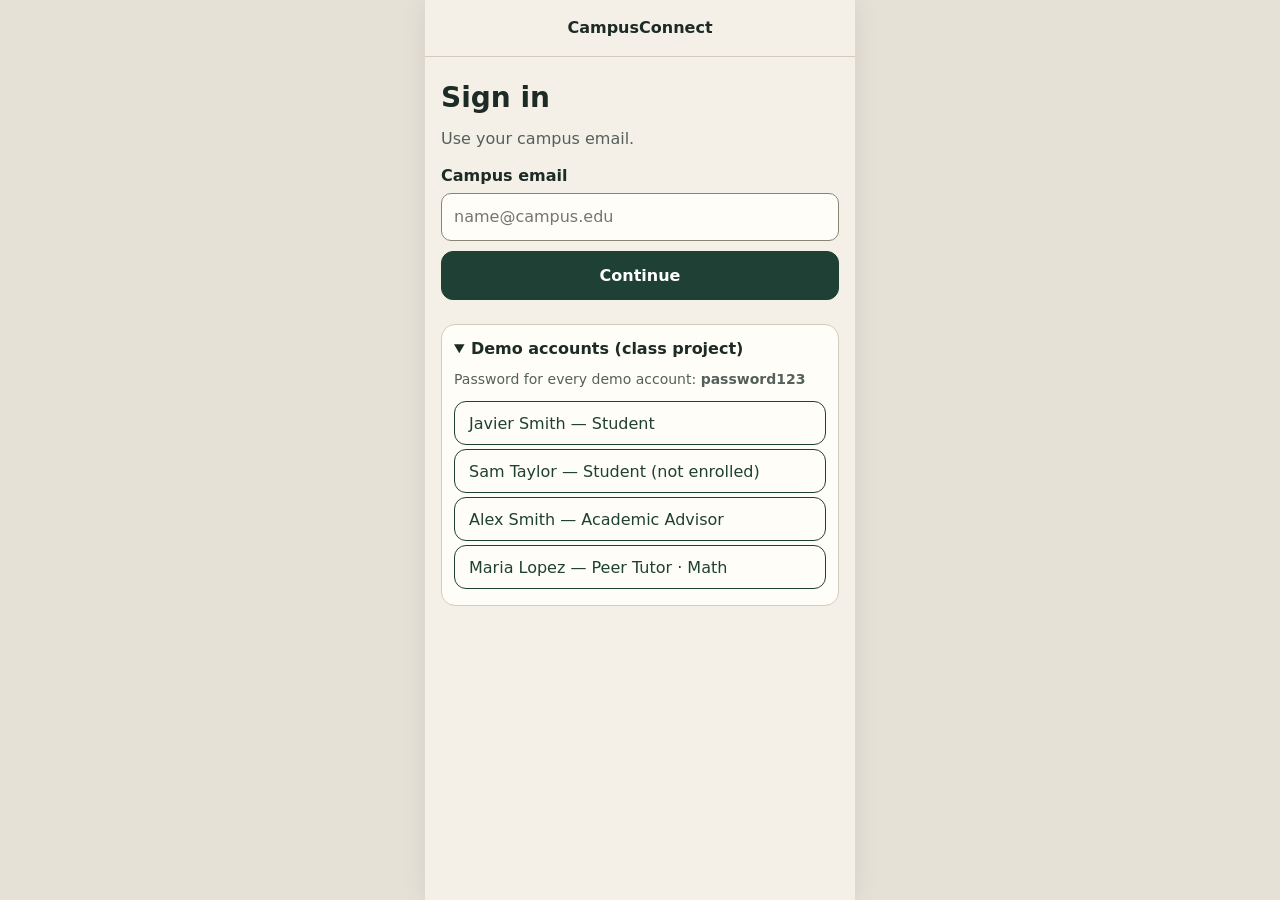
<file: index.html>
<!doctype html>
<html lang="en">
<head>
  <meta charset="utf-8">
  <meta name="viewport" content="width=device-width, initial-scale=1">
  <title>CampusConnect</title>
  <link rel="stylesheet" href="css/style.css">
</head>
<body>
  <div id="app"></div>
  <noscript>CampusConnect needs JavaScript to run.</noscript>

  <!-- Order matters: data and logic first, screens next, main.js last. -->
  <script src="js/data.js"></script>
  <script src="js/helpers.js"></script>
  <script src="js/storage.js"></script>
  <script src="js/notifications.js"></script>
  <script src="js/auth.js"></script>
  <script src="js/appointments.js"></script>
  <script src="js/facilities.js"></script>
  <script src="js/views-common.js"></script>
  <script src="js/views-auth.js"></script>
  <script src="js/views-appointments.js"></script>
  <script src="js/views-facilities.js"></script>
  <script src="js/main.js"></script>
</body>
</html>
</file>
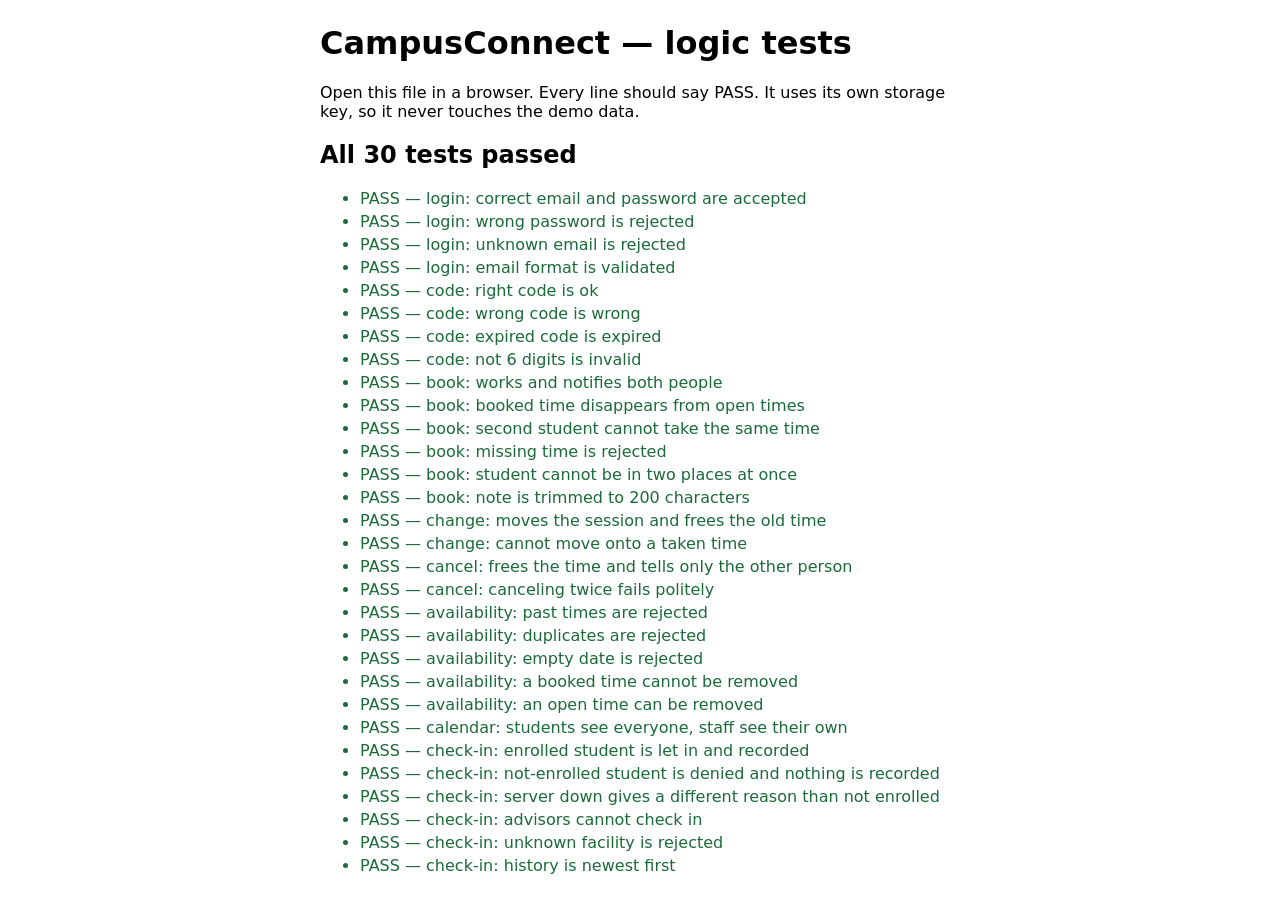
<file: tests.html>
<!doctype html>
<html lang="en">
<head>
  <meta charset="utf-8">
  <meta name="viewport" content="width=device-width, initial-scale=1">
  <title>CampusConnect — logic tests</title>
  <style>
    body { font-family: system-ui, sans-serif; max-width: 640px; margin: 24px auto; padding: 0 16px; }
    .pass { color: #1b6b3a; } .fail { color: #a11; font-weight: bold; }
    li { margin: 4px 0; }
  </style>
</head>
<body>
  <h1>CampusConnect — logic tests</h1>
  <p>Open this file in a browser. Every line should say PASS. It uses its own storage key, so it never touches the demo data.</p>
  <h2 id="summary"></h2>
  <ul id="results"></ul>

  <script src="js/data.js"></script>
  <script src="js/helpers.js"></script>
  <script src="js/storage.js"></script>
  <script src="js/notifications.js"></script>
  <script src="js/auth.js"></script>
  <script src="js/appointments.js"></script>
  <script src="js/facilities.js"></script>
  <script>
    dbKey = 'campusconnect_TEST_db'; // separate storage so tests never touch the real demo data

    const outcomes = [];
    function test(title, body) {
      resetDemoData();
      try { body(); outcomes.push([true, title]); }
      catch (error) { outcomes.push([false, title + ' — ' + error.message]); }
    }
    function expect(condition, message) { if (!condition) throw new Error(message || 'expected true'); }

    const javier = findUser('s1'), sam = findUser('s2'), alex = findUser('a1'), maria = findUser('t1');
    const day = () => freeDates('a1')[1];   // a day that certainly has open times
    const time = () => freeSlots('a1', day())[0];

    // ----- Login -----
    test('login: correct email and password are accepted', () => expect(checkCredentials('JAVIER@campus.edu ', DEMO_PASSWORD) === javier));
    test('login: wrong password is rejected', () => expect(checkCredentials('javier@campus.edu', 'nope') === null));
    test('login: unknown email is rejected', () => expect(checkCredentials('who@campus.edu', DEMO_PASSWORD) === null));
    test('login: email format is validated', () => expect(isValidEmail('a@b.co') && !isValidEmail('not-an-email')));
    test('code: right code is ok', () => expect(checkVerificationCode('123456', { code: '123456', expiresAt: Date.now() + 1000 }) === 'ok'));
    test('code: wrong code is wrong', () => expect(checkVerificationCode('654321', { code: '123456', expiresAt: Date.now() + 1000 }) === 'wrong'));
    test('code: expired code is expired', () => expect(checkVerificationCode('123456', { code: '123456', expiresAt: Date.now() - 1 }) === 'expired'));
    test('code: not 6 digits is invalid', () => expect(checkVerificationCode('12ab', null) === 'invalid'));

    // ----- Feature A: appointments -----
    test('book: works and notifies both people', () => {
      const result = bookAppointment('s1', 'a1', day(), time(), 'Hello');
      expect(result.ok, 'booking failed');
      expect(notificationsFor('s1').length === 1 && notificationsFor('a1').length === 1, 'both should be notified');
    });
    test('book: booked time disappears from open times', () => {
      const t = time();
      bookAppointment('s1', 'a1', day(), t, '');
      expect(!freeSlots('a1', day()).includes(t));
    });
    test('book: second student cannot take the same time', () => {
      const t = time();
      bookAppointment('s1', 'a1', day(), t, '');
      const second = bookAppointment('s2', 'a1', day(), t, '');
      expect(!second.ok && second.reason === 'taken', 'should be taken');
    });
    test('book: missing time is rejected', () => expect(bookAppointment('s1', 'a1', day(), '', '').reason === 'missing'));
    test('book: student cannot be in two places at once', () => {
      const d = day(), t = time();
      addAvailability('t1', d, t);
      bookAppointment('s1', 'a1', d, t, '');
      expect(bookAppointment('s1', 't1', d, t, '').reason === 'busy');
    });
    test('book: note is trimmed to 200 characters', () => {
      const result = bookAppointment('s1', 'a1', day(), time(), 'x'.repeat(500));
      expect(result.appointment.note.length === 200);
    });
    test('change: moves the session and frees the old time', () => {
      const d = day(), [first, second] = freeSlots('a1', d);
      const booked = bookAppointment('s1', 'a1', d, first, '').appointment;
      expect(rescheduleAppointment(booked.id, d, second).ok, 'reschedule failed');
      expect(freeSlots('a1', d).includes(first), 'old time should be free again');
    });
    test('change: cannot move onto a taken time', () => {
      const d = day(), [first, second] = freeSlots('a1', d);
      const mine = bookAppointment('s1', 'a1', d, first, '').appointment;
      bookAppointment('s2', 'a1', d, second, '');
      expect(rescheduleAppointment(mine.id, d, second).reason === 'taken');
    });
    test('cancel: frees the time and tells only the other person', () => {
      const t = time();
      const booked = bookAppointment('s1', 'a1', day(), t, '').appointment;
      const before = notificationsFor('s1').length;
      expect(cancelAppointment(booked.id, javier).ok, 'cancel failed');
      expect(freeSlots('a1', day()).includes(t), 'time should be free');
      expect(notificationsFor('s1').length === before, 'canceller should not get an alert');
      expect(notificationsFor('a1').length === 2, 'advisor should be told');
    });
    test('cancel: canceling twice fails politely', () => {
      const booked = bookAppointment('s1', 'a1', day(), time(), '').appointment;
      cancelAppointment(booked.id, javier);
      expect(cancelAppointment(booked.id, javier).reason === 'gone');
    });
    test('availability: past times are rejected', () => expect(addAvailability('a1', '2020-01-01', '10:00').reason === 'past'));
    test('availability: duplicates are rejected', () => expect(addAvailability('a1', day(), time()).reason === 'duplicate'));
    test('availability: empty date is rejected', () => expect(addAvailability('a1', '', '10:00').reason === 'missing'));
    test('availability: a booked time cannot be removed', () => {
      const d = day(), t = time();
      bookAppointment('s1', 'a1', d, t, '');
      const slot = db.availability.find(s => s.staffId === 'a1' && s.date === d && s.time === t);
      expect(removeAvailability(slot.id).reason === 'booked');
    });
    test('availability: an open time can be removed', () => {
      const slot = db.availability.find(s => s.staffId === 'a1' && s.date === day() && s.time === time());
      expect(removeAvailability(slot.id).ok && !freeSlots('a1', day()).includes(slot.time));
    });
    test('calendar: students see everyone, staff see their own', () => {
      expect(openTimesOn(javier, day()).length === 2, 'student should see 2 people');
      expect(openTimesOn(alex, day()).length === 1, 'advisor should see only self');
    });

    // ----- Feature B: facility check-in -----
    test('check-in: enrolled student is let in and recorded', () => {
      const result = checkIn(javier, 'ballston', true);
      expect(result.ok && entriesFor('s1').length === 1);
    });
    test('check-in: not-enrolled student is denied and nothing is recorded', () => {
      const result = checkIn(sam, 'ballston', true);
      expect(result.reason === 'not_enrolled' && entriesFor('s2').length === 0);
    });
    test('check-in: server down gives a different reason than not enrolled', () => expect(checkIn(javier, 'ballston', false).reason === 'server'));
    test('check-in: advisors cannot check in', () => expect(checkIn(alex, 'ballston', true).reason === 'role'));
    test('check-in: unknown facility is rejected', () => expect(checkIn(javier, 'nowhere', true).reason === 'unknown'));
    test('check-in: history is newest first', () => {
      checkIn(javier, 'library', true);
      checkIn(javier, 'rec', true);
      expect(entriesFor('s1')[0].facilityId === 'rec');
    });

    resetDemoData();
    const failed = outcomes.filter(o => !o[0]).length;
    document.getElementById('summary').textContent = failed ? failed + ' FAILED' : 'All ' + outcomes.length + ' tests passed';
    document.getElementById('results').innerHTML = outcomes
      .map(([ok, title]) => `<li class="${ok ? 'pass' : 'fail'}">${ok ? 'PASS' : 'FAIL'} — ${title}</li>`).join('');
  </script>
</body>
</html>
</file>
<file: css/style.css>
/* CampusConnect — mobile-first styles. Colors chosen for good contrast (WCAG AA). */

:root {
  --bg: #f4f0e8;
  --card: #fffdf8;
  --text: #1c2b25;
  --muted: #55605a;
  --line: #d3ccbc;
  --primary: #1f4034;
  --on-primary: #ffffff;
  --soft: #dcebe3;
  --danger: #8c3b24;
  --danger-soft: #f8e3da;
  --danger-text: #7a2a12;
  --focus: #0b5cd5;
}

* { box-sizing: border-box; }

body {
  margin: 0;
  background: #e6e1d6;
  color: var(--text);
  font-family: system-ui, -apple-system, "Segoe UI", Roboto, Helvetica, Arial, sans-serif;
  font-size: 1rem;
  line-height: 1.45;
}

#app {
  max-width: 430px;
  min-height: 100vh;
  margin: 0 auto;
  background: var(--bg);
  display: flex;
  flex-direction: column;
  box-shadow: 0 0 24px rgba(0, 0, 0, 0.08);
}

:focus-visible { outline: 3px solid var(--focus); outline-offset: 2px; }
h1:focus { outline: none; }

/* ----- Top bar and tab bar ----- */
.topbar {
  position: sticky; top: 0; z-index: 5;
  display: flex; align-items: center; justify-content: space-between;
  padding: 4px 8px; background: var(--bg); border-bottom: 1px solid var(--line);
}
.topbar-title { font-weight: 600; }
.icon-btn {
  width: 48px; height: 48px; display: inline-flex; align-items: center; justify-content: center;
  background: none; border: 0; color: var(--text); border-radius: 12px; cursor: pointer;
}
.screen { flex: 1; padding: 16px 16px 24px; }

.tabbar {
  position: sticky; bottom: 0; z-index: 5; display: flex;
  background: var(--card); border-top: 1px solid var(--line);
}
.tab {
  position: relative; flex: 1; min-height: 56px; padding: 6px 2px;
  display: flex; flex-direction: column; align-items: center; justify-content: center; gap: 2px;
  background: none; border: 0; color: var(--muted); font-size: 0.75rem; cursor: pointer;
}
.tab.active { color: var(--primary); font-weight: 700; }
.badge-dot {
  position: absolute; top: 2px; left: 55%; min-width: 18px; height: 18px; padding: 0 4px;
  border-radius: 9px; background: var(--danger); color: #fff; font-size: 0.7rem; line-height: 18px; text-align: center;
}

.icon { width: 24px; height: 24px; fill: none; stroke: currentColor; stroke-width: 2; stroke-linecap: round; stroke-linejoin: round; }

/* ----- Text ----- */
h1 { font-size: 1.75rem; line-height: 1.2; margin: 8px 0 12px; font-weight: 600; }
h2 { font-size: 1.1rem; margin: 22px 0 8px; }
p { margin: 0 0 12px; }
.muted { color: var(--muted); }
.small { font-size: 0.875rem; }
.eyebrow { color: var(--muted); font-size: 0.875rem; text-transform: uppercase; letter-spacing: 0.04em; margin: 4px 0 0; }

/* ----- Buttons ----- */
.btn {
  display: block; width: 100%; min-height: 48px; margin: 10px 0; padding: 12px 16px;
  border-radius: 12px; border: 1px solid var(--primary); font: inherit; font-weight: 600; cursor: pointer;
  background: var(--card); color: var(--primary);
}
.btn-primary { background: var(--primary); color: var(--on-primary); }
.btn-secondary { background: var(--card); color: var(--primary); }
.btn-danger { background: var(--danger); border-color: var(--danger); color: #fff; }
.btn-small { display: inline-block; width: auto; min-height: 44px; margin: 4px 0; padding: 8px 14px; }
.demo .btn-small { display: block; width: 100%; text-align: left; font-weight: 500; }

.grid-2 { display: grid; grid-template-columns: 1fr 1fr; gap: 12px; margin: 16px 0; }
.tile {
  min-height: 96px; display: flex; flex-direction: column; justify-content: flex-end; gap: 8px; text-align: left;
  padding: 14px; border-radius: 16px; border: 0; background: var(--primary); color: var(--on-primary); font: inherit; font-weight: 600; cursor: pointer;
}

/* ----- Cards, rows, badges ----- */
.card {
  display: flex; flex-direction: column; gap: 2px; margin: 10px 0; padding: 14px;
  background: var(--card); border: 1px solid var(--line); border-radius: 14px;
}
.card-button { width: 100%; text-align: left; font: inherit; color: inherit; cursor: pointer; }
.card-button.selected { border-color: var(--primary); box-shadow: 0 0 0 2px var(--primary); }
.card.compact { padding: 10px 14px; }
.card-title { font-weight: 700; font-size: 1.05rem; }
.card-line { margin-top: 4px; }

.badge {
  display: inline-block; align-self: flex-start; margin-top: 6px; padding: 2px 10px; border-radius: 999px;
  background: var(--soft); color: var(--primary); font-size: 0.8rem; font-weight: 700;
}
.badge-open { background: #fff1c9; color: #5a4300; }
.badge-off { background: #e7e2d8; color: #3d4742; }

.rows { margin: 0; }
.rows div { display: flex; justify-content: space-between; gap: 12px; padding: 6px 0; border-bottom: 1px solid var(--line); }
.rows div:last-child { border-bottom: 0; }
.rows dt { color: var(--muted); }
.rows dd { margin: 0; text-align: right; font-weight: 600; }

.row { display: flex; align-items: center; justify-content: space-between; gap: 12px; padding: 10px 14px; margin: 8px 0; background: var(--card); border: 1px solid var(--line); border-radius: 14px; }

.empty { display: flex; flex-direction: column; gap: 4px; margin: 10px 0; padding: 20px; text-align: center; color: var(--muted); border: 1px dashed var(--line); border-radius: 14px; }
.empty strong { color: var(--text); }

/* ----- Notices ----- */
.notice { display: flex; gap: 10px; align-items: flex-start; margin: 12px 0; padding: 12px; border-radius: 12px; }
.notice .icon { flex: none; width: 20px; height: 20px; margin-top: 2px; }
.notice.info, .notice.success { background: var(--soft); color: var(--primary); }
.notice.error { background: var(--danger-soft); color: var(--danger-text); }

/* ----- Forms ----- */
label { display: block; margin: 14px 0 6px; font-weight: 600; }
input[type="text"], input[type="email"], input[type="password"], input[type="date"], select, textarea {
  width: 100%; min-height: 48px; padding: 10px 12px; font: inherit; color: var(--text);
  background: var(--card); border: 1px solid #8a8472; border-radius: 10px;
}
textarea { resize: vertical; }
.input-row { display: flex; gap: 8px; align-items: center; }
.input-row input { flex: 1; }
.check { display: flex; align-items: center; gap: 10px; font-weight: 400; min-height: 44px; }
.check input { width: 22px; height: 22px; }

details.demo { margin-top: 24px; padding: 12px; background: var(--card); border: 1px solid var(--line); border-radius: 14px; }
details.demo summary { font-weight: 600; cursor: pointer; min-height: 32px; }

/* ----- Chips and segmented control ----- */
.segmented { display: flex; margin: 8px 0 14px; padding: 4px; background: #e7e2d6; border-radius: 12px; }
.seg { flex: 1; min-height: 44px; border: 0; border-radius: 9px; background: none; font: inherit; font-weight: 600; color: var(--text); cursor: pointer; }
.seg.on { background: var(--primary); color: var(--on-primary); }

.chips { display: flex; flex-wrap: wrap; gap: 8px; }
.chip {
  min-width: 64px; min-height: 52px; padding: 6px 12px; display: flex; flex-direction: column; align-items: center; justify-content: center;
  background: var(--card); border: 1px solid #8a8472; border-radius: 12px; font: inherit; color: var(--text); cursor: pointer;
}
.chip span { font-size: 0.75rem; color: var(--muted); }
.chip.on { background: var(--primary); border-color: var(--primary); color: var(--on-primary); }
.chip.on span { color: var(--on-primary); }

/* ----- Calendar ----- */
.cal-nav { display: flex; align-items: center; justify-content: space-between; margin: 6px 0 10px; }
.cal-nav strong { text-align: center; }
.day h2 { margin-top: 18px; }
.open-line { margin: 6px 0; }

/* ----- Hero icons and spinner ----- */
.hero-icon { width: 64px; height: 64px; margin: 8px 0; display: flex; align-items: center; justify-content: center; border-radius: 50%; background: var(--soft); color: var(--primary); }
.hero-icon .icon { width: 30px; height: 30px; }
.hero-icon.bad { background: var(--danger-soft); color: var(--danger-text); }
.spinner { width: 48px; height: 48px; margin: 12px 0; border: 5px solid var(--soft); border-top-color: var(--primary); border-radius: 50%; animation: spin 1s linear infinite; }
@keyframes spin { to { transform: rotate(360deg); } }
@media (prefers-reduced-motion: reduce) { .spinner { animation: none; } }
</file>
